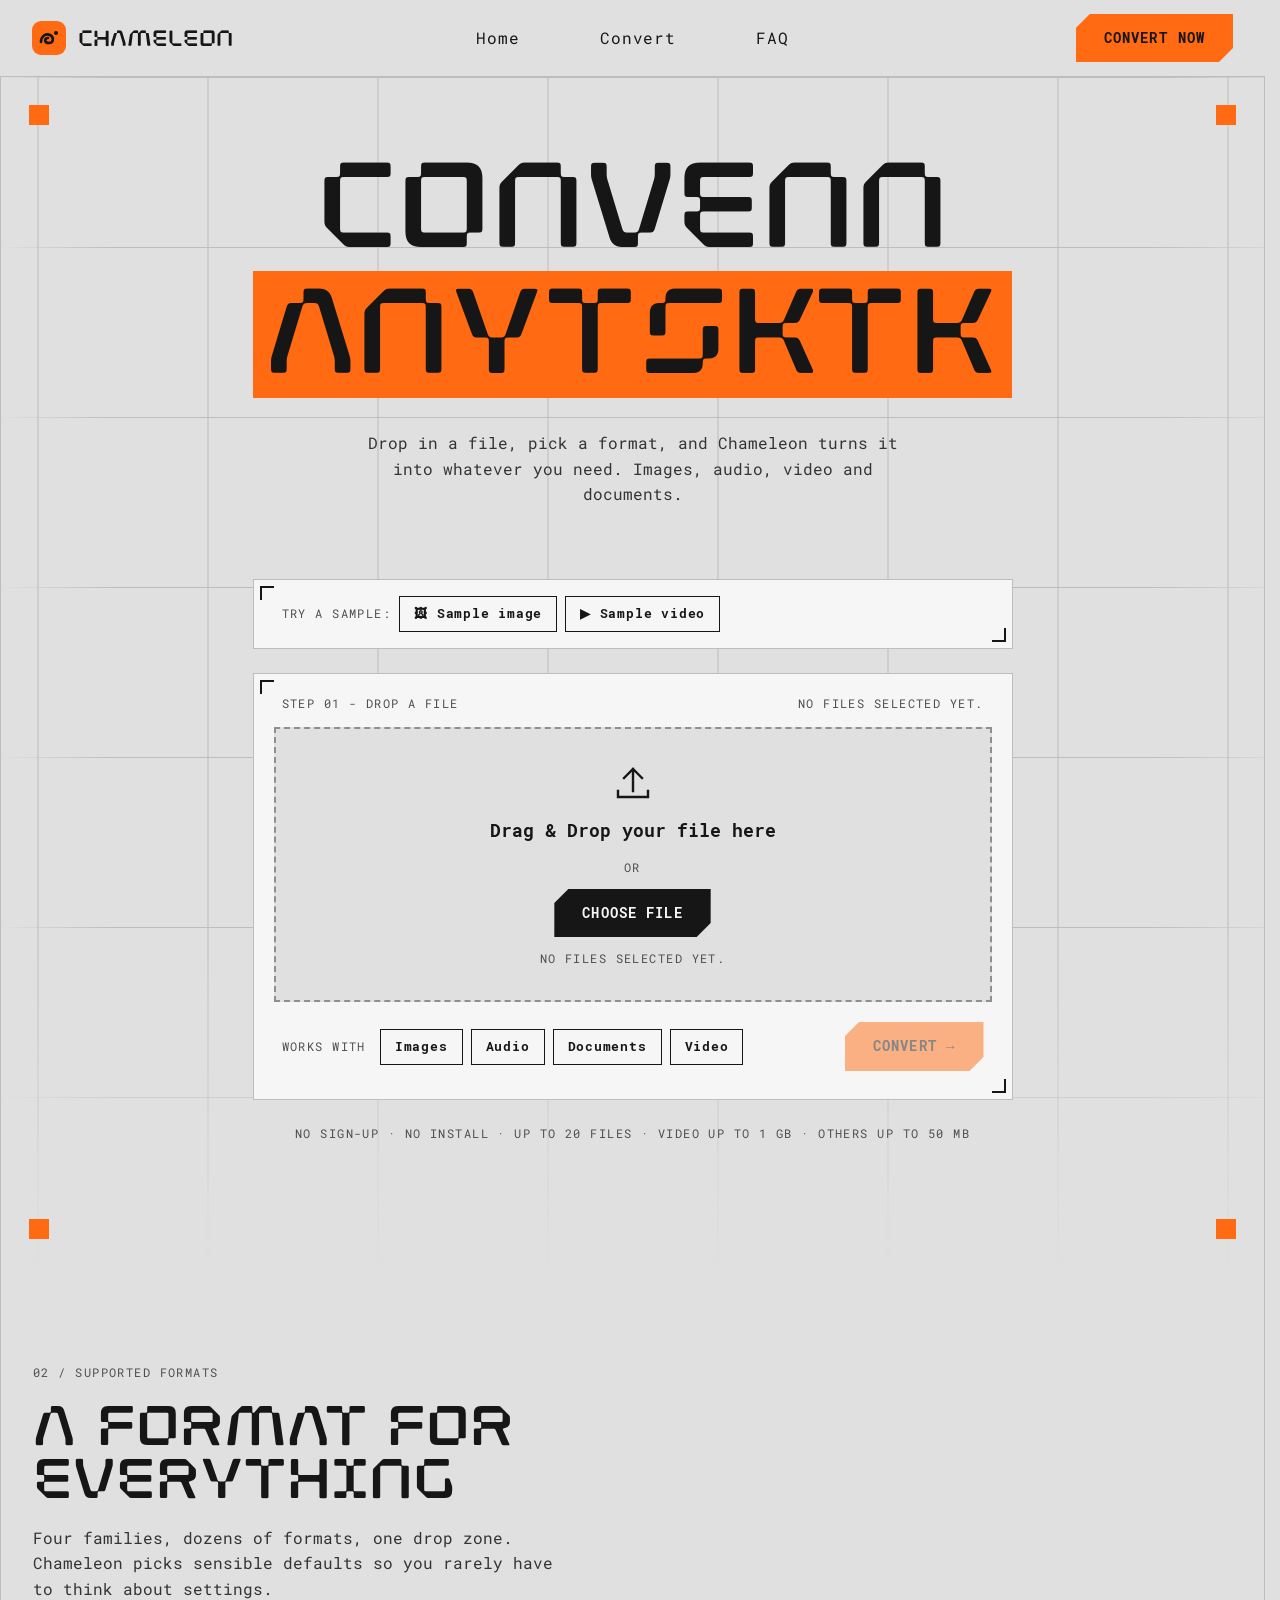
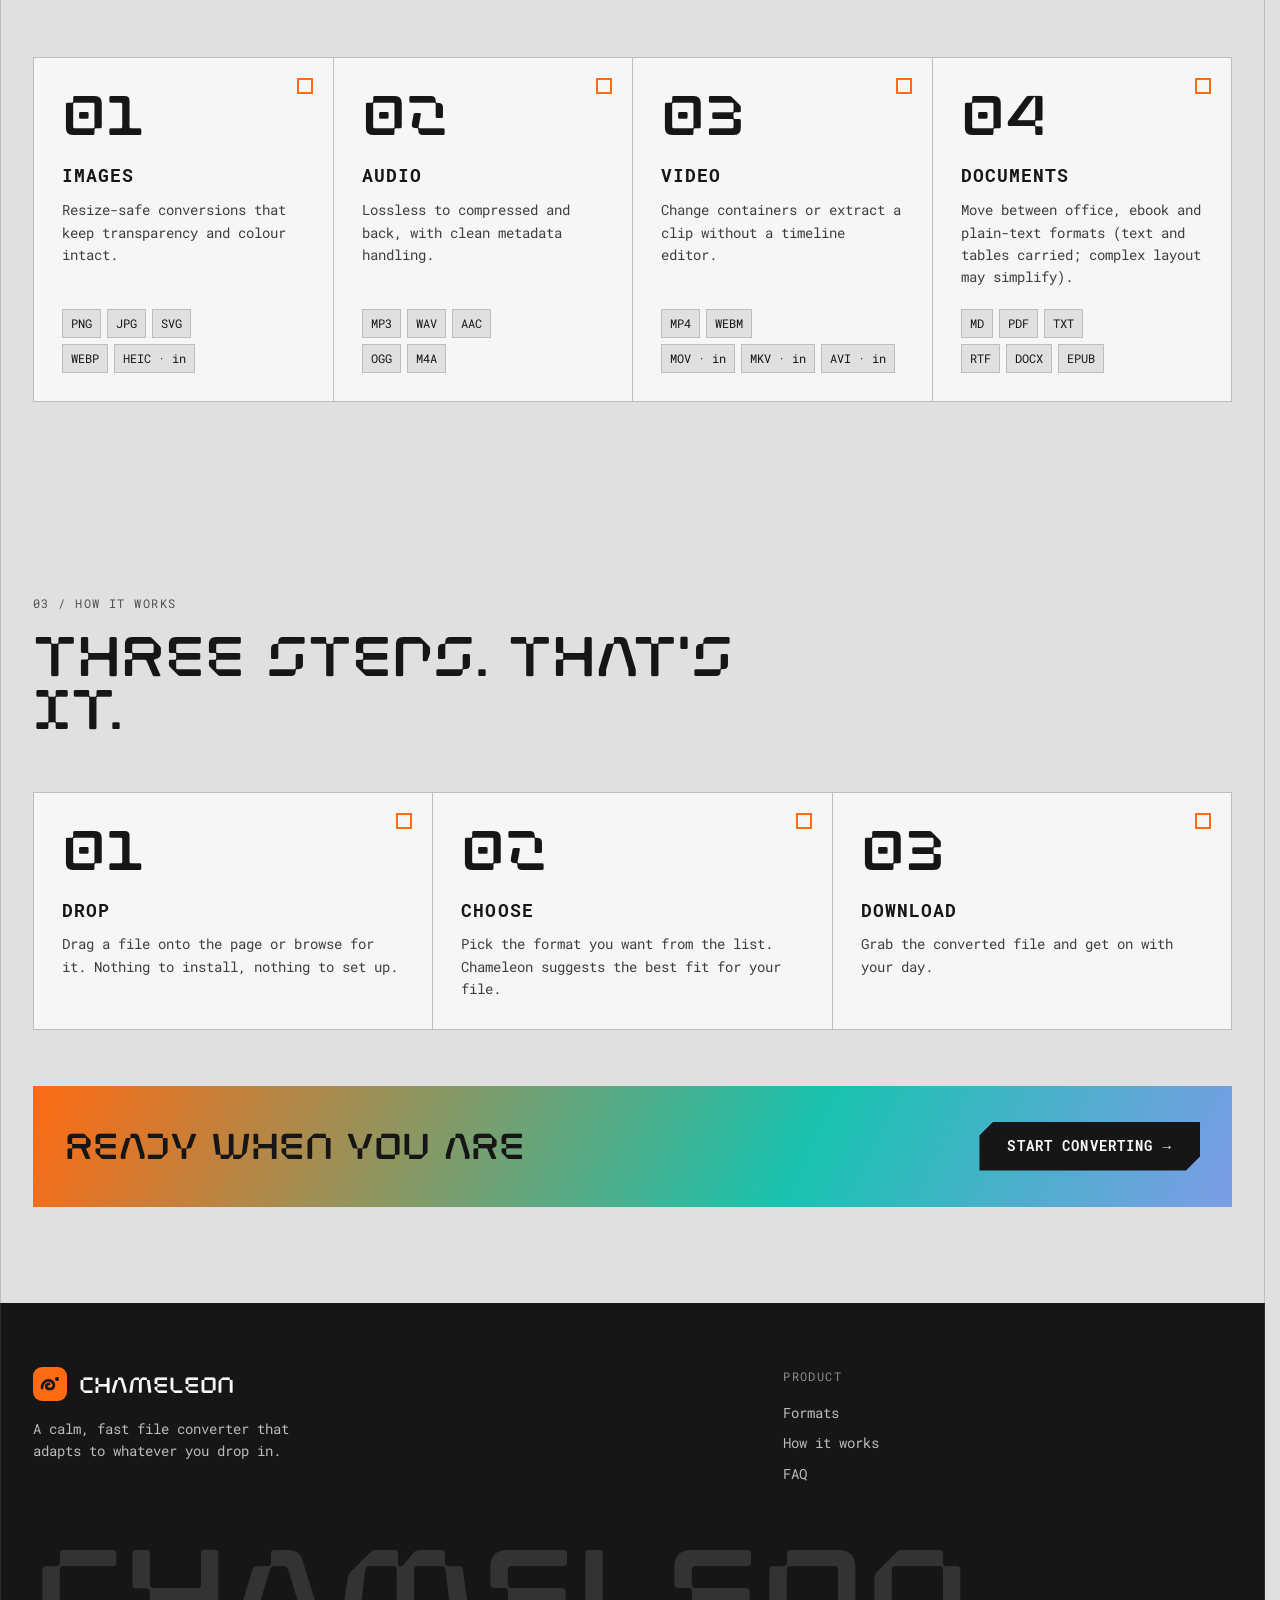
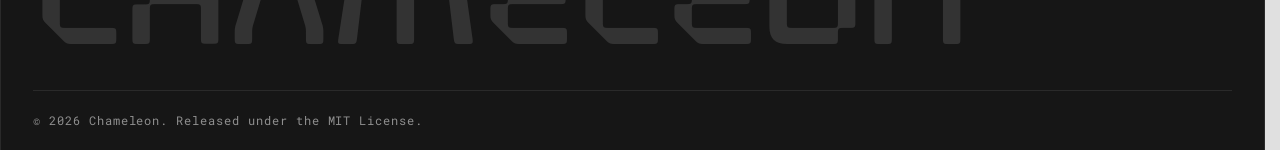
<file: index.html>
<!DOCTYPE html>
<html lang="en">
<head>
  <meta charset="utf-8" />
  <meta name="viewport" content="width=device-width, initial-scale=1.0, viewport-fit=cover" />
  <title>Chameleon</title>
   <link rel="stylesheet" href="css/style.css?v=18" />
</head>
<body>
  <div class="pg" data-theme="orange">
    <header class="nav">
      <div class="wrap in" style="border:0">
        <a class="brand" href="index.html">
          <svg width="34" height="34" viewBox="0 0 34 34" aria-hidden="true"><rect width="34" height="34" rx="9" style="fill:var(--o)"></rect><path d="M9 21c0-6 5-9 9-7s4 8-1 8-5-5-1-5" fill="none" stroke="#161616" stroke-width="2.6" stroke-linecap="round"></path><circle cx="24" cy="12" r="2" fill="#161616"></circle></svg>
          Chameleon
        </a>
        <nav class="links" aria-label="Primary">
          <a class="nl" href="index.html" scramble-link><span class="dekor dekor-tr" aria-hidden="true"></span><span class="dekor dekor-bl" aria-hidden="true"></span><span scramble-text data-text="Home">Home</span></a>
          <a class="nl" href="convert.html" scramble-link><span class="dekor dekor-tr" aria-hidden="true"></span><span class="dekor dekor-bl" aria-hidden="true"></span><span scramble-text data-text="Convert">Convert</span></a>
          <a class="nl" href="faq.html" scramble-link><span class="dekor dekor-tr" aria-hidden="true"></span><span class="dekor dekor-bl" aria-hidden="true"></span><span scramble-text data-text="FAQ">FAQ</span></a>
        </nav>
        <a class="btn" href="convert.html">Convert<span class="btn-now"> now</span></a>
      </div>
    </header>
    <main>
      <div class="hb">
        <section class="wrap cols hero" id="convert" data-theme-zone="orange">
          <i class="sq" style="top:28px;left:28px"></i><i class="sq" style="top:28px;right:28px"></i>
          <h1 class="disp" style="margin-top:0" scramble-link data-scramble-autoplay><span scramble-text data-text="Convert" data-glyphs="upper" title="Hover to scramble">Convert</span><br /><span class="hl" scramble-text data-text="anything" data-glyphs="upper" title="Hover to scramble">anything</span></h1>
          <p class="sub">Drop in a file, pick a format, and Chameleon turns it into whatever you need. Images, audio, video and documents.</p>
          <div class="panel sample-panel">
            <div class="sample-bar" id="sample-bar">
              <span class="cap">Try a sample:</span>
              <button class="chip" type="button" data-sample="image">🖼 Sample image</button>
              <button class="chip" type="button" data-sample="video">▶ Sample video</button>
            </div>
          </div>
          <div class="panel">
            <div class="ph"><span class="cap">Step 01 - Drop a file</span><span class="cap" id="status" role="status" aria-live="polite">No files selected yet.</span></div>
              <div class="drop" id="drop" tabindex="0" role="button" aria-label="Drop image, audio, video or document files here or press Enter to browse">
              <svg width="44" height="44" viewBox="0 0 44 44" fill="none" stroke="#161616" stroke-width="2.4" stroke-linecap="square" aria-hidden="true"><path d="M22 30V8M13 17l9-9 9 9M7 30v6h30v-6"></path></svg>
              <strong>Drag &amp; Drop your file here</strong>
              <span class="cap">or</span>
              <button class="btn dk" type="button" id="browse-btn">Choose file</button>
               <input class="vh" id="file-input" type="file" accept="image/png,image/jpeg,image/svg+xml,image/webp,image/heic,image/heif,audio/mpeg,audio/wav,audio/aac,audio/ogg,audio/mp4,audio/webm,video/mp4,video/quicktime,video/webm,video/x-matroska,video/x-msvideo,text/plain,text/markdown,text/x-markdown,application/rtf,text/rtf,application/pdf,application/vnd.openxmlformats-officedocument.wordprocessingml.document,application/epub+zip,.png,.jpg,.jpeg,.svg,.webp,.heic,.heif,.mp3,.wav,.aac,.ogg,.oga,.opus,.m4a,.weba,.3gp,.mp4,.mov,.webm,.mkv,.avi,.txt,.md,.markdown,.rtf,.pdf,.docx,.epub" multiple />
              <span class="cap" id="file-info">No files selected yet.</span>
            </div>
            <ul class="queue" id="queue" hidden></ul>
            <div class="row home-row">
              <div class="chips" role="group" aria-label="Works with" id="target-chips">
                <span class="cap" style="margin-right:6px">Works with</span>
                <button class="chip" type="button" data-family="images">Images</button>
                <button class="chip" type="button" data-family="audio">Audio</button>
                <button class="chip" type="button" data-family="documents">Documents</button>
                <button class="chip" type="button" data-family="video">Video</button>
              </div>
              <button class="btn" type="button" id="convert-btn" disabled>Convert →</button>
            </div>
          </div>
          <div class="cap" style="margin-top:24px">No sign-up · No install · Up to 20 files · Video up to 1 GB · Others up to 50 MB</div>
          <i class="sq" style="bottom:28px;left:28px"></i><i class="sq" style="bottom:28px;right:28px"></i>
        </section>
      </div>
      <section class="wrap sec" id="formats" data-theme-zone="teal">
        <div class="cap">02 / Supported formats</div>
        <h2 class="disp">A format for everything</h2>
        <p class="lead">Four families, dozens of formats, one drop zone. Chameleon picks sensible defaults so you rarely have to think about settings.</p>
        <div class="grid">
          <article class="cell"><div class="num">01</div><h3>Images</h3><p>Resize-safe conversions that keep transparency and colour intact.</p><div class="tags tags-top"><span class="tag">PNG</span><span class="tag">JPG</span><span class="tag">SVG</span></div><div class="tags"><span class="tag">WEBP</span><span class="tag" title="Input only — converts out to other formats">HEIC · in</span></div></article>
          <article class="cell"><div class="num">02</div><h3>Audio</h3><p>Lossless to compressed and back, with clean metadata handling.</p><div class="tags tags-top"><span class="tag">MP3</span><span class="tag">WAV</span><span class="tag">AAC</span></div><div class="tags"><span class="tag">OGG</span><span class="tag">M4A</span></div></article>
          <article class="cell"><div class="num">03</div><h3>Video</h3><p>Change containers or extract a clip without a timeline editor.</p><div class="tags tags-top"><span class="tag">MP4</span><span class="tag">WEBM</span></div><div class="tags"><span class="tag" title="Input only — converts out to other formats">MOV · in</span><span class="tag" title="Input only — converts out to other formats">MKV · in</span><span class="tag" title="Input only — converts out to other formats">AVI · in</span></div></article>
          <article class="cell"><div class="num">04</div><h3>Documents</h3><p>Move between office, ebook and plain-text formats (text and tables carried; complex layout may simplify).</p><div class="tags tags-top"><span class="tag">MD</span><span class="tag">PDF</span><span class="tag">TXT</span></div><div class="tags"><span class="tag">RTF</span><span class="tag">DOCX</span><span class="tag">EPUB</span></div></article>
        </div>
      </section>
      <section class="wrap sec" id="how">
        <div id="how-steps" data-theme-zone="purple">
        <div class="cap">03 / How it works</div>
        <h2 class="disp">Three steps. That's it.</h2>
        <div class="grid">
          <article class="cell"><div class="num">01</div><h3>Drop</h3><p>Drag a file onto the page or browse for it. Nothing to install, nothing to set up.</p></article>
          <article class="cell"><div class="num">02</div><h3>Choose</h3><p>Pick the format you want from the list. Chameleon suggests the best fit for your file.</p></article>
          <article class="cell"><div class="num">03</div><h3>Download</h3><p>Grab the converted file and get on with your day.</p></article>
        </div>
        </div>
        <div class="cta cta-rainbow" id="faq" data-theme-zone="lime">
          <h3 class="disp">Ready when you are</h3>
          <a class="btn dk" href="convert.html">Start converting →</a>
        </div>
      </section>
    </main>
    <footer class="ft">
      <div class="wrap">
        <div class="fgrid">
          <div>
            <a class="brand" href="index.html">
              <svg width="34" height="34" viewBox="0 0 34 34" aria-hidden="true"><rect width="34" height="34" rx="9" style="fill:var(--o)"></rect><path d="M9 21c0-6 5-9 9-7s4 8-1 8-5-5-1-5" fill="none" stroke="#161616" stroke-width="2.6" stroke-linecap="round"></path><circle cx="24" cy="12" r="2" fill="#161616"></circle></svg>
              Chameleon
            </a>
            <p class="ftag">A calm, fast file converter that adapts to whatever you drop in.</p>
          </div>
          <div><div class="fh">Product</div><a class="fl" href="index.html#formats">Formats</a><a class="fl" href="index.html#how">How it works</a><a class="fl" href="faq.html">FAQ</a></div>
        </div>
        <button class="mark disp" type="button" scramble-link scramble-text data-text="Chameleon" data-glyphs="upper" title="Tap to scramble" aria-label="Chameleon — activate to scramble">Chameleon</button>
        <div class="copy"><span>© 2026 Chameleon. Released under the MIT License.</span></div>
      </div>
    </footer>
  </div>

  <script type="module" src="./js/home.js?v=7"></script>
</body>
</html>
</file>
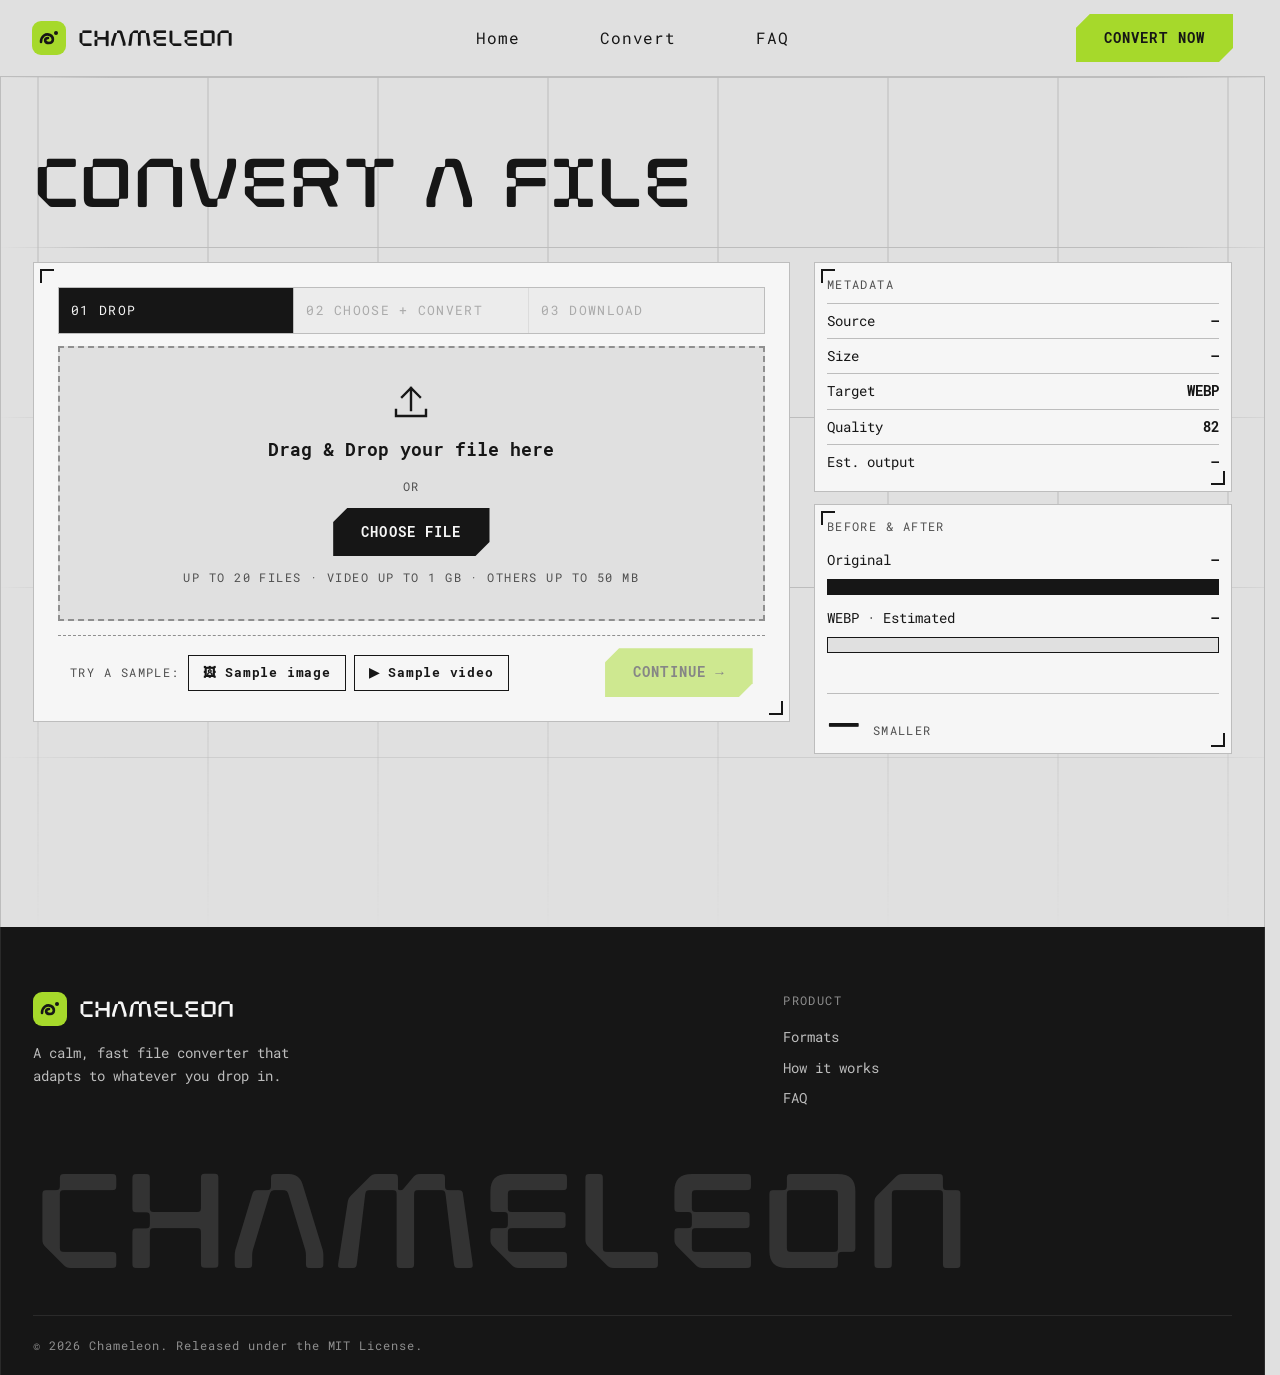
<file: convert.html>
<!DOCTYPE html>
<html lang="en">
<head>
  <meta charset="utf-8" />
  <meta name="viewport" content="width=device-width, initial-scale=1.0, viewport-fit=cover" />
  <title>Chameleon — Convert</title>
   <link rel="stylesheet" href="css/style.css?v=15" />
</head>
<body>
  <div class="pg" data-format="webp">
    <header class="nav">
      <div class="wrap in" style="border:0">
        <a class="brand" href="index.html">
          <svg width="34" height="34" viewBox="0 0 34 34" aria-hidden="true"><rect width="34" height="34" rx="9" style="fill:var(--o)"></rect><path d="M9 21c0-6 5-9 9-7s4 8-1 8-5-5-1-5" fill="none" stroke="#161616" stroke-width="2.6" stroke-linecap="round"></path><circle cx="24" cy="12" r="2" fill="#161616"></circle></svg>
          Chameleon
        </a>
        <nav class="links" aria-label="Primary">
          <a class="nl" href="index.html" scramble-link><span class="dekor dekor-tr" aria-hidden="true"></span><span class="dekor dekor-bl" aria-hidden="true"></span><span scramble-text data-text="Home">Home</span></a>
          <a class="nl" href="convert.html" scramble-link><span class="dekor dekor-tr" aria-hidden="true"></span><span class="dekor dekor-bl" aria-hidden="true"></span><span scramble-text data-text="Convert">Convert</span></a>
          <a class="nl" href="faq.html" scramble-link><span class="dekor dekor-tr" aria-hidden="true"></span><span class="dekor dekor-bl" aria-hidden="true"></span><span scramble-text data-text="FAQ">FAQ</span></a>
        </nav>
        <a class="btn" href="#convert">Convert<span class="btn-now"> now</span></a>
      </div>
    </header>
    <main>
      <div class="hb"><section class="wrap cols hero2" id="convert">
        <h1 class="disp" scramble-link><span scramble-text id="h1txt" data-text="Convert a file" data-glyphs="upper" title="Hover to scramble">Convert a file</span></h1>
        <div class="cols2">
          <div class="main"><div class="panel c">
            <div class="steps" role="tablist" aria-label="Progress" id="steps">
              <button class="st" role="tab" type="button" id="tab1" aria-selected="true" aria-controls="view-drop">01 Drop</button><button class="st" role="tab" type="button" id="tab2" aria-selected="false" aria-controls="view-choose" title="02 Choose + Convert">02 <span class="st-extra">Choose + </span>Convert</button><button class="st" role="tab" type="button" id="tab3" aria-selected="false" aria-controls="view-dl">03 Download</button>
            </div>
            <div id="view-drop" role="tabpanel" aria-labelledby="tab1">
              <div id="drop-empty">
                <div class="drop convert-drop" id="convert-drop" tabindex="0" role="button" aria-label="Drop files here or press Enter to browse">
                  <svg width="44" height="44" viewBox="0 0 44 44" fill="none" stroke="#161616" stroke-width="2.4" stroke-linecap="square" aria-hidden="true"><path d="M22 30V8M13 17l9-9 9 9M7 30v6h30v-6"></path></svg>
                  <strong>Drag &amp; Drop your file here</strong>
                  <span class="cap">or</span>
                  <button class="btn dk" type="button" id="empty-browse-btn">Choose file</button>
                  <span class="cap">Up to 20 files · Video up to 1 GB · Others up to 50 MB</span>
                </div>
              </div>
              <div class="sample-bar" id="sample-bar">
                <span class="cap">Try a sample:</span>
                <button class="chip" type="button" data-sample="image">🖼 Sample image</button>
                <button class="chip" type="button" data-sample="video">▶ Sample video</button>
                <button class="btn" type="button" id="to-choose">Continue →</button>
              </div>
              <ul class="flist" id="file-grid" role="listbox" aria-label="Staged files" hidden></ul>
              <div class="go">
                <span>
                  <button class="btn dk" type="button" id="change-btn" hidden>Add more</button>
                  <input class="vh" id="change-input" type="file" accept="image/png,image/jpeg,image/svg+xml,image/webp,image/heic,image/heif,audio/mpeg,audio/wav,audio/aac,audio/ogg,audio/mp4,audio/webm,text/plain,text/markdown,text/x-markdown,application/rtf,text/rtf,application/pdf,application/vnd.openxmlformats-officedocument.wordprocessingml.document,application/epub+zip,.png,.jpg,.jpeg,.svg,.webp,.heic,.heif,.bmp,.tif,.tiff,.mp3,.wav,.aac,.ogg,.oga,.opus,.m4a,.weba,.3gp,.mp4,.mov,.webm,.mkv,.avi,.pdf,.docx,.txt,.md,.markdown,.rtf,.epub" multiple />
                </span>
              </div>
            </div>
            <div id="view-choose" role="tabpanel" aria-labelledby="tab2" hidden>
              <div class="fcard hero-card" id="single-card" hidden>
                <div class="hero-thumb"><img id="single-img" alt=""><video id="single-video" muted playsinline preload="metadata" hidden></video></div>
                <div class="fcard-body"><div class="nm" id="single-name">—</div><div class="cap" id="single-meta">—</div>
                  <audio id="single-audio" preload="metadata"></audio>
                  <div class="player" id="single-player" hidden>
                    <button class="pbtn" type="button" id="pp-toggle" aria-label="Play preview">▶</button>
                    <span class="ptime" id="pp-cur">0:00</span>
                    <input class="pslider" id="pp-seek" type="range" min="0" max="1000" value="0" step="1" aria-label="Seek preview" />
                    <span class="ptime" id="pp-dur">0:00</span>
                    <button class="pbtn sm" type="button" id="pp-mute" aria-label="Mute preview" aria-pressed="false">MUTE</button>
                  </div>
                </div>
              </div>
              <div class="blk" id="show-blk" hidden>
                <div class="seg" role="group" aria-label="File list mode" id="mode-seg">
                  <button class="segbtn on" type="button" id="mode-all" aria-pressed="true" title="All files">All<span class="seg-extra"> files</span> · 0</button>
                  <button class="segbtn" type="button" id="mode-manual" aria-pressed="false">Custom</button>
                </div>
                <p class="hint" id="mode-note" hidden></p>
              </div>
              <ul class="frows" id="filerows" hidden></ul>
              <div class="blk" id="tiles-blk">
                <span class="cap">Convert to</span>
                <div class="t6" role="group" aria-label="Convert to" id="tiles"></div>
              </div>
              <div class="blk" id="q-blk">
                <span class="cap">Quality <span id="qv">82%</span> &middot; <span id="eg">Estimated output —</span></span>
                <div class="qline">
                  <input id="q" type="range" min="1" max="100" value="82" aria-label="Quality">
                </div>
                <button class="btn" type="button" id="btn" title="Convert to WEBP">Convert<span class="btn-extra"> to</span> WEBP &rarr;</button>
              </div>
              <div class="prog" id="prog" hidden>
                <div class="bar" role="progressbar" aria-label="Conversion progress" aria-valuemin="0" aria-valuemax="100" aria-valuenow="0" id="pbarwrap"><i id="pbar" style="width:0%"></i></div>
                <span class="cap" id="plabel">Converting…</span>
              </div>
              <div class="cap" id="convert-status" role="status" aria-live="polite" style="margin-top:12px"></div>
            </div>
            <div id="view-dl" role="tabpanel" aria-labelledby="tab3" hidden>
              <div class="fcard">
                <div class="badge" id="rbadge">✓</div>
                <div class="fcard-body" style="flex:1;min-width:0"><div class="nm" id="rname">Converted file</div><div class="cap" id="rmeta">—</div></div>
              </div>
              <ul class="frows" id="results" hidden></ul>
              <div class="go actions">
                <div class="actions-left">
                  <button class="btn gh" type="button" id="back-settings">← Back</button>
                  <button class="btn gh" type="button" id="again-btn">Convert another file</button>
                </div>
                <a class="btn" id="dl" href="#" download>Download →</a>
                <button class="btn dk" type="button" id="dl-all" hidden>Download all →</button>
              </div>
            </div>
          </div></div>
          <aside class="side"><div class="panel c" id="readout"><div class="cap" style="margin-bottom:8px">Metadata</div><div class="rd"><span>Source</span><span id="src">—</span></div><div class="rd"><span>Size</span><span id="sz">—</span></div><div class="rd"><span>Target</span><span id="tr">WEBP</span></div><div class="rd"><span>Quality</span><span id="qr">82</span></div><div class="rd"><span>Est. output</span><span id="er">—</span></div></div>
            <div class="panel c card" id="bacard"><div class="cap">Before &amp; after</div>
              <div class="ba"><div class="bh"><span id="orig-label">Original</span><span id="orig-size">—</span></div><div class="bar"><i style="width:100%"></i></div></div>
              <div class="ba"><div class="bh"><span id="bl">WEBP &middot; Estimated</span><span id="bs">—</span></div><div class="bar a"><i id="bar" style="width:0%"></i></div></div>
              <div class="sv"><span class="disp" style="font-size:32px" id="pc">—</span><span class="cap" id="pw">smaller</span></div>
            </div></aside>
        </div>
      </section></div>
    </main>
    <footer class="ft">
      <div class="wrap">
        <div class="fgrid">
          <div>
            <a class="brand" href="index.html">
              <svg width="34" height="34" viewBox="0 0 34 34" aria-hidden="true"><rect width="34" height="34" rx="9" style="fill:var(--o)"></rect><path d="M9 21c0-6 5-9 9-7s4 8-1 8-5-5-1-5" fill="none" stroke="#161616" stroke-width="2.6" stroke-linecap="round"></path><circle cx="24" cy="12" r="2" fill="#161616"></circle></svg>
              Chameleon
            </a>
            <p class="ftag">A calm, fast file converter that adapts to whatever you drop in.</p>
          </div>
          <div><div class="fh">Product</div><a class="fl" href="index.html#formats">Formats</a><a class="fl" href="index.html#how">How it works</a><a class="fl" href="faq.html">FAQ</a></div>
        </div>
        <button class="mark disp" type="button" scramble-link scramble-text data-text="Chameleon" data-glyphs="upper" title="Tap to scramble" aria-label="Chameleon — activate to scramble">Chameleon</button>
        <div class="copy"><span>© 2026 Chameleon. Released under the MIT License.</span></div>
      </div>
    </footer>
  </div>

  <script type="module" src="./js/convert-page.js?v=11"></script>
</body>
</html>
</file>
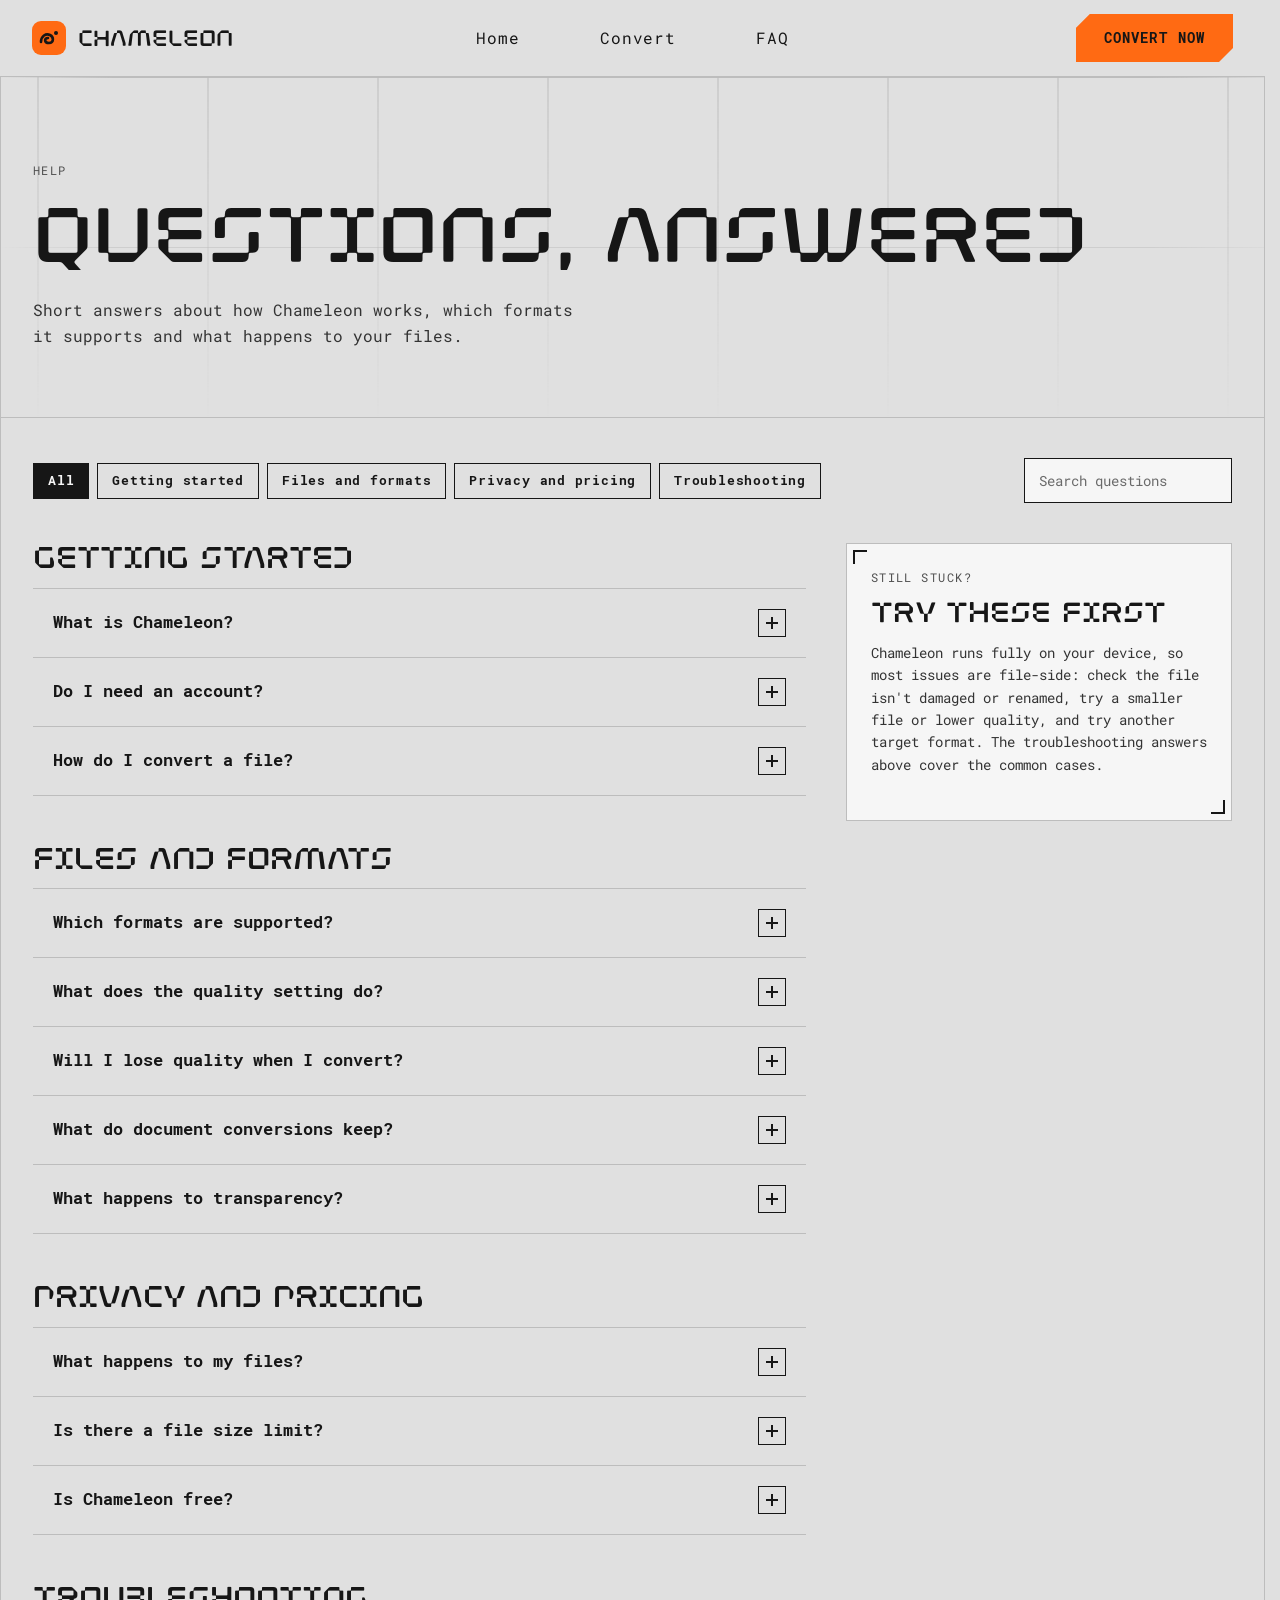
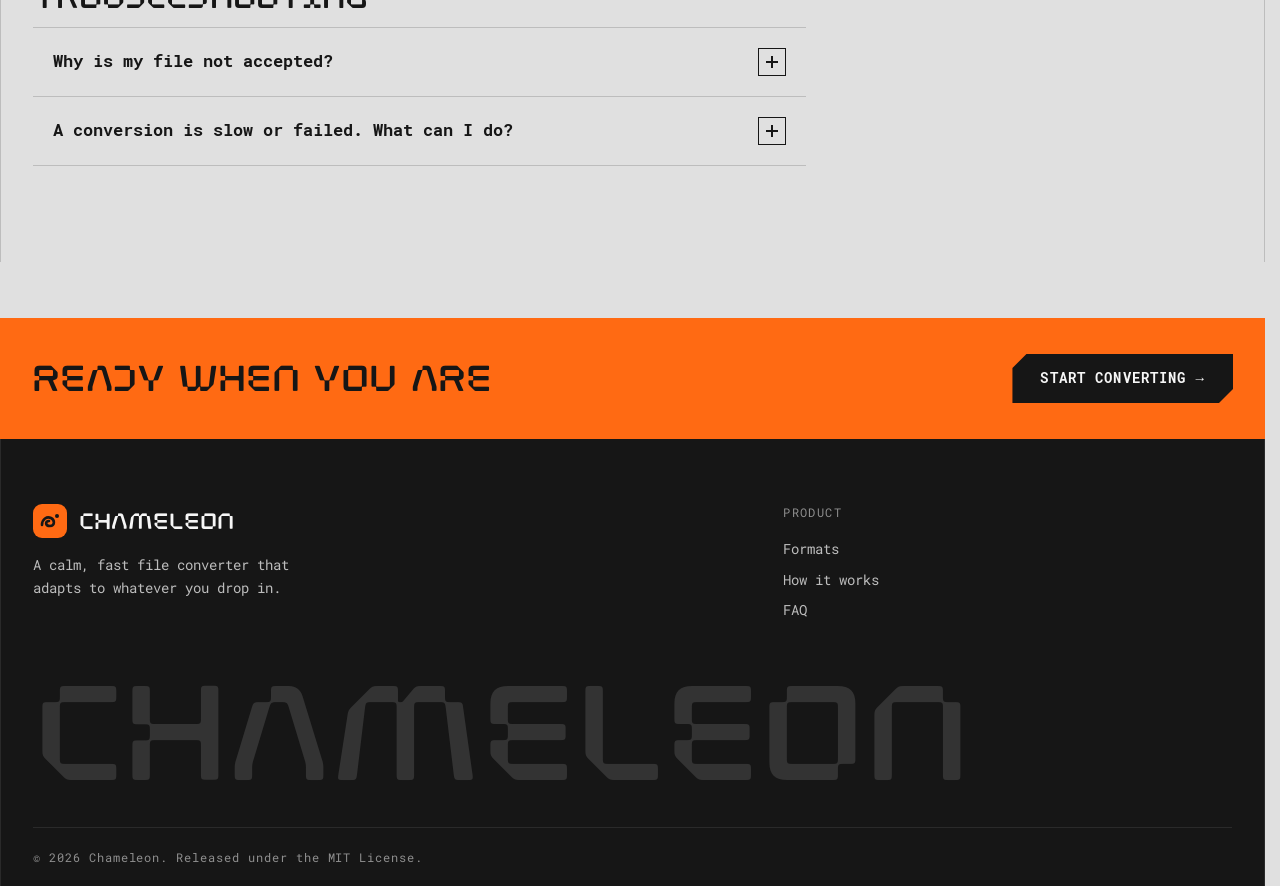
<file: faq.html>
<!DOCTYPE html>
<html lang="en">
<head>
  <meta charset="utf-8" />
  <meta name="viewport" content="width=device-width, initial-scale=1.0, viewport-fit=cover" />
  <title>Chameleon — FAQ</title>
   <link rel="stylesheet" href="css/style.css?v=13" />
</head>
<body>
  <div class="pg" data-theme="orange">
    <header class="nav">
      <div class="wrap in" style="border:0">
        <a class="brand" href="index.html">
          <svg width="34" height="34" viewBox="0 0 34 34" aria-hidden="true"><rect width="34" height="34" rx="9" style="fill:var(--o)"></rect><path d="M9 21c0-6 5-9 9-7s4 8-1 8-5-5-1-5" fill="none" stroke="#161616" stroke-width="2.6" stroke-linecap="round"></path><circle cx="24" cy="12" r="2" fill="#161616"></circle></svg>
          Chameleon
        </a>
        <nav class="links" aria-label="Primary">
          <a class="nl" href="index.html" scramble-link><span class="dekor dekor-tr" aria-hidden="true"></span><span class="dekor dekor-bl" aria-hidden="true"></span><span scramble-text data-text="Home">Home</span></a>
          <a class="nl" href="convert.html" scramble-link><span class="dekor dekor-tr" aria-hidden="true"></span><span class="dekor dekor-bl" aria-hidden="true"></span><span scramble-text data-text="Convert">Convert</span></a>
          <a class="nl" href="faq.html" scramble-link><span class="dekor dekor-tr" aria-hidden="true"></span><span class="dekor dekor-bl" aria-hidden="true"></span><span scramble-text data-text="FAQ">FAQ</span></a>
        </nav>
        <a class="btn" href="convert.html">Convert<span class="btn-now"> now</span></a>
      </div>
    </header>
    <main>
<div class="hb"><section class="wrap cols hero3">
<div class="cap">Help</div>
<h1 class="disp" scramble-link><span scramble-text data-text="Questions, answered" data-glyphs="upper" title="Hover to scramble">Questions, answered</span></h1>
<p>Short answers about how Chameleon works, which formats it supports and what happens to your files.</p>
</section></div>
<section class="wrap faq">
<div class="bar2">
<div class="chips" role="group" aria-label="Filter by topic"><button class="chip on" type="button" aria-pressed="true" data-cat="all">All</button><button class="chip" type="button" aria-pressed="false" data-cat="start">Getting started</button><button class="chip" type="button" aria-pressed="false" data-cat="files">Files and formats</button><button class="chip" type="button" aria-pressed="false" data-cat="privacy">Privacy and pricing</button><button class="chip" type="button" aria-pressed="false" data-cat="help">Troubleshooting</button></div>
<div><label class="vh2" for="s">Search questions</label><input class="srch" id="s" type="search" placeholder="Search questions" autocomplete="off"></div>
</div>
<div class="fcols">
<div class="flist" aria-live="polite">
<section class="grp" data-cat="start" data-theme-zone="teal"><h2 class="gh disp">Getting started</h2><details class="qa"><summary><span>What is Chameleon?</span><i aria-hidden="true"></i></summary><div class="ans"><p>Chameleon is a file converter that adapts to whatever you drop in. It detects the file type, then shows only the formats and options that make sense for it, so an image gets image tools and a song gets audio tools.</p></div></details><details class="qa"><summary><span>Do I need an account?</span><i aria-hidden="true"></i></summary><div class="ans"><p>No. Drop a file, choose a format and download the result. There is nothing to install and nothing to sign up for.</p></div></details><details class="qa"><summary><span>How do I convert a file?</span><i aria-hidden="true"></i></summary><div class="ans"><p>Drop your file on the page or choose it from your device, pick the format you want, adjust the quality if you like, then press Convert. When it finishes, download the new file.</p></div></details></section><section class="grp" data-cat="files" data-theme-zone="purple"><h2 class="gh disp">Files and formats</h2><details class="qa"><summary><span>Which formats are supported?</span><i aria-hidden="true"></i></summary><div class="ans"><p>Most formats convert to other formats in the same family (HEIC, MOV, MKV, and AVI are input-only — they convert out to other formats).</p><ul class="fm"><li><b>Images</b><span>PNG, JPG, SVG, WEBP, HEIC</span></li><li><b>Audio</b><span>MP3, WAV, AAC, OGG, M4A</span></li><li><b>Video</b><span>MP4, MOV, WEBM, MKV, AVI</span></li><li><b>Documents</b><span>PDF, DOCX, TXT, RTF, EPUB, MD</span></li></ul></div></details><details class="qa"><summary><span>What does the quality setting do?</span><i aria-hidden="true"></i></summary><div class="ans"><p>Quality trades file size against detail. A lower setting gives a smaller file with some loss of detail, and a higher setting keeps more detail in a larger file.</p><p>Lossless formats such as PNG and WAV ignore the setting.</p><p>Video maps the setting to resolution rungs (480p up to 4K, never upscaled) — every video target respects it.</p><p>Text documents (TXT, MD, RTF, DOCX, EPUB) have no quality axis, so the slider hides while they are the target. PDF output uses it for embedded-image fidelity only — pure text is unaffected.</p></div></details><details class="qa"><summary><span>Will I lose quality when I convert?</span><i aria-hidden="true"></i></summary><div class="ans"><p>Converting to a lossy format such as JPG, MP3, WEBP or MP4 can discard detail, and converting back later will not restore it. Keep your original file if the quality matters to you.</p></div></details><details class="qa"><summary><span>What do document conversions keep?</span><i aria-hidden="true"></i></summary><div class="ans"><p>Paragraphs, headings, lists, bold/italic, tables and images travel between TXT, MD, RTF, PDF, DOCX and EPUB. Plain-text outputs (TXT, MD, RTF) flatten tables to lines and describe images in words instead of embedding them. PDF input reads text directly; scanned-image PDFs are read with an on-device OCR engine that loads on first use (takes a moment, still fully offline). Embedded images inside PDFs are not carried over.</p></div></details><details class="qa"><summary><span>What happens to transparency?</span><i aria-hidden="true"></i></summary><div class="ans"><p>PNG, SVG and WEBP can keep transparent areas. JPG cannot, so transparent areas are filled with a solid background colour. The hint under the format tiles tells you before you convert.</p></div></details></section><section class="grp" data-cat="privacy" data-theme-zone="lime"><h2 class="gh disp">Privacy and pricing</h2><details class="qa"><summary><span>What happens to my files?</span><i aria-hidden="true"></i></summary><div class="ans"><p>Your files are used only to create the converted version. [Describe how long files are kept and when they are deleted.]</p></div></details><details class="qa"><summary><span>Is there a file size limit?</span><i aria-hidden="true"></i></summary><div class="ans"><p>[Add your file size limit here.] Larger files, especially video, take longer to convert.</p></div></details><details class="qa"><summary><span>Is Chameleon free?</span><i aria-hidden="true"></i></summary><div class="ans"><p>[Add your pricing details here.]</p></div></details></section><section class="grp grp-rainbow" data-cat="help" data-theme-zone="lime"><h2 class="gh disp">Troubleshooting</h2><details class="qa"><summary><span>Why is my file not accepted?</span><i aria-hidden="true"></i></summary><div class="ans"><p>Chameleon tells you when a file type is not supported and shows the formats that are. If the extension looks right, check that the file is not damaged or renamed from a different type.</p></div></details><details class="qa"><summary><span>A conversion is slow or failed. What can I do?</span><i aria-hidden="true"></i></summary><div class="ans"><p>Large files and video take longer. If a conversion fails, try a lower quality setting or a different target format, then convert again.</p><p>If it keeps failing, <a href="mailto:sunnny.b34r@gmail.com">contact us at sunnny.b34r@gmail.com</a> and include the file type and size.</p></div></details></section>
<div class="none" id="none" hidden>No questions match that search.<button class="chip" id="clr" type="button">Clear filters</button></div>
</div>
<aside class="fside panel c">
<div class="cap">Still stuck?</div>
<h3 class="disp">Try these first</h3>
<p>Chameleon runs fully on your device, so most issues are file-side: check the file isn't damaged or renamed, try a smaller file or lower quality, and try another target format. The troubleshooting answers above cover the common cases.</p>
</aside>
</div>
</section>
<div class="cta">
<h3 class="disp">Ready when you are</h3>
<a class="btn dk" href="convert.html">Start converting &rarr;</a>
</div>
    </main>
    <footer class="ft">
      <div class="wrap">
        <div class="fgrid">
          <div>
            <a class="brand" href="index.html">
              <svg width="34" height="34" viewBox="0 0 34 34" aria-hidden="true"><rect width="34" height="34" rx="9" style="fill:var(--o)"></rect><path d="M9 21c0-6 5-9 9-7s4 8-1 8-5-5-1-5" fill="none" stroke="#161616" stroke-width="2.6" stroke-linecap="round"></path><circle cx="24" cy="12" r="2" fill="#161616"></circle></svg>
              Chameleon
            </a>
            <p class="ftag">A calm, fast file converter that adapts to whatever you drop in.</p>
          </div>
          <div><div class="fh">Product</div><a class="fl" href="index.html#formats">Formats</a><a class="fl" href="index.html#how">How it works</a><a class="fl" href="faq.html">FAQ</a></div>
        </div>
        <button class="mark disp" type="button" scramble-link scramble-text data-text="Chameleon" data-glyphs="upper" title="Tap to scramble" aria-label="Chameleon — activate to scramble">Chameleon</button>
        <div class="copy"><span>© 2026 Chameleon. Released under the MIT License.</span></div>
      </div>
    </footer>
  </div>

  <script type="module">
    import { initScramble } from "./js/scramble.js";
    initScramble();
    // Paint the overscroll canvas to match the end you're resting at.
    // (Bounce areas use the html background in every browser, so flip it on scroll.)
    // Wide 200px threshold: bounce can only start from the true max, and this
    // stays correct when webfonts swap in late and grow the document under you.
    const root = document.documentElement;
    const paintEdge = () => {
      const max = document.body.scrollHeight - window.innerHeight;
      root.dataset.edge = max > 0 && window.scrollY >= max - 200 ? "bottom" : "top";
    };
    addEventListener("scroll", () => requestAnimationFrame(paintEdge), { passive: true });
    addEventListener("resize", paintEdge);
    if (document.fonts && document.fonts.ready) document.fonts.ready.then(paintEdge);
    if ("ResizeObserver" in window) new ResizeObserver(paintEdge).observe(document.body);
    paintEdge();

    // Scroll-driven accent: the visible zone nearest the viewport centre owns
    // .pg[data-theme]. Hidden groups (filter/search) have no boxes and are skipped.
    const pg = document.querySelector(".pg");
    const zones = [...document.querySelectorAll("[data-theme-zone]")];
    const zoneThemes = { start: "orange", files: "teal", privacy: "purple", help: "lime" };
    function syncFaqTheme() {
      if (!pg || !zones.length) return;
      const mid = window.innerHeight / 2;
      let best = null, bestD = Infinity;
      for (const z of zones) {
        if (z.hidden) continue;
        const r = z.getBoundingClientRect();
        if (!r.height || r.bottom <= 0 || r.top >= window.innerHeight) continue;
        const d = Math.abs(r.top + r.height / 2 - mid);
        if (d < bestD) { bestD = d; best = z; }
      }
      if (!best) return;
      const next = zoneThemes[best.dataset.cat] || best.getAttribute("data-theme-zone");
      if (next && pg.dataset.theme !== next) pg.dataset.theme = next;
    }
    let faqTick = 0;
    function scheduleFaqTheme() {
      if (!faqTick) faqTick = requestAnimationFrame(() => { faqTick = 0; syncFaqTheme(); });
    }
    addEventListener("scroll", scheduleFaqTheme, { passive: true });
    addEventListener("resize", scheduleFaqTheme);
    window.syncFaqTheme = syncFaqTheme;
    syncFaqTheme();
  </script>
<script>
(function(){
var chips=[].slice.call(document.querySelectorAll('.chip')),input=document.getElementById('s'),
groups=[].slice.call(document.querySelectorAll('.grp')),none=document.getElementById('none'),cat='all';
function run(){
var t=input.value.trim().toLowerCase(),shown=0;
groups.forEach(function(g){
var any=false;
[].forEach.call(g.querySelectorAll('.qa'),function(d){
var ok=(cat==='all'||g.getAttribute('data-cat')===cat)&&(!t||d.textContent.toLowerCase().indexOf(t)>-1);
d.hidden=!ok;if(ok){any=true;shown++}
});
g.hidden=!any;
});
none.hidden=shown>0;
}
chips.forEach(function(c){c.addEventListener('click',function(){
cat=c.getAttribute('data-cat');
chips.forEach(function(x){var on=x===c;x.classList.toggle('on',on);x.setAttribute('aria-pressed',on)});
run();
var themes={start:'orange',files:'teal',privacy:'purple',help:'lime'};
var pg=document.querySelector('.pg');
if(pg&&themes[cat]) pg.dataset.theme=themes[cat];
else if(window.syncFaqTheme) window.syncFaqTheme();
})});
input.addEventListener('input',function(){run();if(window.syncFaqTheme) window.syncFaqTheme();});
document.getElementById('clr').addEventListener('click',function(){input.value='';chips[0].click();input.focus()});
})();
</script>
</body>
</html>
</file>
<file: css/style.css>
@font-face{font-family:"LABS Amiga";src:url("../assets/fonts/LABSAmiga-Regular.woff") format("woff");font-display:swap}
    @font-face{font-family:"Roboto Mono";src:url("../assets/fonts/RobotoMono-Regular.ttf") format("truetype");font-weight:400;font-display:swap}
    @font-face{font-family:"Roboto Mono";src:url("../assets/fonts/RobotoMono-Bold.ttf") format("truetype");font-weight:700;font-display:swap}
    html{background:#e0e0e0;scrollbar-gutter:stable}
    /* Scroll-driven accent: registered as <color> so theme swaps cross-fade. */
    @property --o { syntax: "<color>"; inherits: true; initial-value: #ff6a13; }
    /* Overscroll canvas follows whichever end you're at: light at top, footer-dark at bottom (see paintEdge below). */
    html[data-edge="bottom"]{background:#161616}
    body{margin:0;background:#e0e0e0}
    .pg{--bg:#e0e0e0;--pn:#f6f6f6;--ln:#bdbdbd;--ink:#161616;--mut:#4f4f4f;--o:#ff6a13;background:var(--bg);color:var(--ink);font:400 16px/1.6 "Roboto Mono",ui-monospace,monospace;overflow-x:clip;transition:background-color .35s ease}
    .pg[data-theme="orange"]{--o:#ff6a13}
    .pg[data-theme="teal"]{--o:#19c3b0}
    .pg[data-theme="purple"]{--o:#a98bff}
    .pg[data-theme="lime"]{--o:#a6d92b}
    /* Convert page: accent follows selected output format (neutral until selected). */
    .pg[data-format="png"]{--o:#ff6a13}
    .pg[data-format="jpg"]{--o:#19c3b0}
    .pg[data-format="svg"]{--o:#a98bff}
    .pg[data-format="webp"]{--o:#a6d92b}
    .pg[data-format="mp3"]{--o:#ff6a13}
    .pg[data-format="wav"]{--o:#19c3b0}
    .pg[data-format="ogg"]{--o:#a98bff}
    .pg[data-format="aac"]{--o:#ff9ecb}
    .pg[data-format="m4a"]{--o:#6db4ff}
    .pg[data-format="txt"]{--o:#19c3b0}
    .pg[data-format="md"]{--o:#a6d92b}
    .pg[data-format="rtf"]{--o:#a98bff}
    .pg[data-format="pdf"]{--o:#ff6a13}
    .pg[data-format="docx"]{--o:#6db4ff}
    .pg[data-format="epub"]{--o:#ff9ecb}
    .pg[data-format="mp4"]{--o:#ff6a13}
    .pg[data-format="webm"]{--o:#a6d92b}
    .pg[data-format="mov"]{--o:#6db4ff}
    .pg[data-format="mkv"]{--o:#a98bff}
    .pg[data-format="avi"]{--o:#ff9ecb}
    .pg *{box-sizing:border-box}
    .disp{font-family:"LABS Amiga","Roboto Mono",monospace;font-weight:400;text-transform:uppercase;line-height:.95;margin:0}
    .cap{font-size:12px;letter-spacing:.12em;text-transform:uppercase;color:var(--mut)}
    .wrap{max-width:1360px;margin:0 auto;border-left:1px solid var(--ln);border-right:1px solid var(--ln);position:relative}
    .cols,.hb{position:relative;isolation:isolate}
    .cols:before,.hb:before{content:"";position:absolute;inset:0;z-index:-1;pointer-events:none;-webkit-mask-image:linear-gradient(to bottom,#000 calc(100% - 340px),transparent);mask-image:linear-gradient(to bottom,#000 calc(100% - 340px),transparent)}
    .cols:before{background-image:linear-gradient(to right,var(--ln) 1px,transparent 1px);background-size:170px 100%;background-position:center top}
    .hb:before{background-image:linear-gradient(to bottom,var(--ln) 1px,transparent 1px);background-size:100% 170px;-webkit-mask-image:linear-gradient(to bottom,#000 calc(100% - 340px),transparent),linear-gradient(to right,transparent 0,transparent calc(50% - 674px),#000 calc(50% - 520px),#000 calc(50% + 520px),transparent calc(50% + 674px),transparent 100%);mask-image:linear-gradient(to bottom,#000 calc(100% - 340px),transparent),linear-gradient(to right,transparent 0,transparent calc(50% - 674px),#000 calc(50% - 520px),#000 calc(50% + 520px),transparent calc(50% + 674px),transparent 100%);-webkit-mask-composite:source-in;mask-composite:intersect}
    .pg a:focus-visible,.pg button:focus-visible{outline:2px solid var(--ink);outline-offset:3px}
    .nav{position:sticky;top:0;z-index:5;background:var(--bg);border-bottom:1px solid var(--ln)}
    .nav .in{position:relative;display:flex;align-items:center;gap:24px;min-height:76px;padding:0 32px}
    .nav .in>.btn{margin-left:auto}
    .brand{display:flex;align-items:center;gap:12px;color:var(--ink);text-decoration:none;font-family:"LABS Amiga",monospace;font-size:22px;text-transform:uppercase}
    .brand svg rect{transition:fill .35s ease}
    .links{position:absolute;left:50%;transform:translateX(-50%);display:flex;gap:44px;justify-content:center}
    .nl{position:relative;display:inline-flex;align-items:center;padding:12px 18px;font-family:"Roboto Mono",sans-serif;font-size:16px;line-height:140%;letter-spacing:.06em;text-decoration:none;color:var(--ink)}
    /* Flex items blockify to display:flex and stretch full row height; the
       anonymous text box then rides ~3px high (inline-block scramble cells
       skew baseline alignment). Making the scramble wrapper itself a flex
       row re-centers the glyphs without touching pinned char widths. */
    .links [scramble-text]{display:inline-flex;align-items:center}
    .nl .dekor{opacity:0;width:.5rem;height:.5rem;position:absolute;transition:opacity .3s ease,transform .3s cubic-bezier(.455,.03,.515,.955)}
    .nl .dekor-tr{border-top:2px solid var(--o);border-left:2px solid var(--o);top:6px;left:6px;transform:translate(50%,50%)}
    .nl .dekor-bl{border-right:2px solid var(--o);border-bottom:2px solid var(--o);bottom:6px;right:6px;transform:translate(-50%,-50%)}
    .nl:hover .dekor{opacity:1;transform:translate(0,0)}
    .btn{display:inline-flex;align-items:center;gap:10px;font:700 14px "Roboto Mono",monospace;letter-spacing:.08em;text-transform:uppercase;text-decoration:none;border:0;cursor:pointer;padding:16px 28px;background:var(--o);color:var(--ink);clip-path:polygon(14px 0,100% 0,100% calc(100% - 14px),calc(100% - 14px) 100%,0 100%,0 14px);transition:background-color .35s ease,background .35s ease,transform .2s}
    .btn:hover{background:var(--o);background:color-mix(in srgb,var(--o) 82%,#fff);transform:translateY(-2px)}
    .btn:active{transform:none}
    .btn:focus-visible{outline-offset:-6px}
    .btn.dk{background:var(--ink);color:#f6f6f6}
    .btn.dk:hover{background:#3a3a3a}
    .btn.dk:focus-visible{outline-color:#fff}
    /* Ghost button: quiet outline sibling for secondary actions. Drops the
       notch (clip-path would slice the border) and inverts on hover. */
    .btn.gh{background:transparent;color:var(--ink);border:1px solid var(--ink);clip-path:none}
    .btn.gh:hover{background:var(--ink);color:#f6f6f6}
    /* Download-view action bar: Back + Convert another grouped left,
       Download pinned right, all on one baseline at compact height.
       Flex + center (no stretch/100% height) stops the tall-box bug;
       margin-left:auto on Download keeps it right-aligned. */
    .go.actions{display:flex;align-items:center;justify-content:flex-start;gap:12px}
    .go.actions .actions-left{display:flex;align-items:center;gap:12px;flex:none;min-width:0}
    .go.actions .btn{height:auto;min-height:0;white-space:nowrap;padding:10px 16px;font-size:14px;line-height:1;overflow:hidden;text-overflow:ellipsis;-webkit-text-size-adjust:100%;text-size-adjust:100%}
    .go.actions #dl,.go.actions #dl-all{margin-left:auto;flex:none}
    @media(max-width:560px){.go.actions{flex-direction:column;align-items:stretch}.go.actions .actions-left{flex-direction:column;align-items:stretch;width:100%}.go.actions .btn{justify-content:center}.go.actions #dl,.go.actions #dl-all{margin-left:0;width:100%}}
    .sq{position:absolute;width:20px;height:20px;background:var(--o)}
    .hero{min-height:1190px;display:flex;flex-direction:column;align-items:center;justify-content:center;padding:96px 32px 80px;text-align:center}
    .hero h1{font-size:clamp(48px,9.4vw,128px);margin-top:24px}
    /* Lift headline + subtext 72px; relative offset is visual-only so the
       sample box, drop panel and everything below stay exactly in place. */
    .hero h1,.hero p.sub{position:relative;top:-72px}
    .hl{background:var(--o);padding:0 .1em;display:inline-block}
    .hero p.sub{max-width:560px;margin:32px auto 0;color:#333}
    .panel{position:relative;width:100%;max-width:760px;margin:56px auto 0;padding:20px;text-align:left;background:var(--pn);border:1px solid var(--ln)}
    .panel:before,.panel:after{content:"";position:absolute;width:12px;height:12px;border:2px solid var(--ink)}
    .panel:before{top:6px;left:6px;border-right:0;border-bottom:0}
    .panel:after{bottom:6px;right:6px;border-left:0;border-top:0}
    .ph{display:flex;justify-content:space-between;padding:0 8px}
    .drop{margin-top:14px;min-height:230px;padding:32px;display:flex;flex-direction:column;align-items:center;justify-content:center;gap:12px;text-align:center;background:var(--bg);border:2px dashed #8f8f8f;transition:border-color .35s,background .35s}
    .drop:hover,.drop:focus-within{border-color:var(--o);background:#ece3dc;background:color-mix(in srgb,var(--o) 14%,var(--bg))}
    .drop svg{transition:transform .25s}
    .drop:hover svg{transform:translateY(-5px)}
    .drop strong{font-size:18px}
    .row{display:flex;flex-wrap:wrap;gap:16px;align-items:center;justify-content:space-between;margin-top:20px;padding:0 8px 8px}
    .chips{display:flex;flex-wrap:wrap;gap:8px;align-items:center}
    .chip{display:inline-flex;align-items:center;justify-content:center;text-decoration:none;font:700 13px/16px "Roboto Mono",monospace;letter-spacing:.06em;padding:9px 14px;color:var(--ink);background:transparent;border:1px solid var(--ink);cursor:pointer;transition:background .15s,color .15s,transform .15s}
    .chip:hover{background:var(--ink);color:#f6f6f6;transform:translateY(-1px)}
    .chip.on{background:var(--ink);color:#f6f6f6}
    .sec{padding:96px 32px}
    .sec h2{font-size:clamp(32px,4.4vw,56px);margin-top:16px;max-width:760px}
    .sec p.lead{max-width:540px;margin:20px 0 0;color:#333}
    .grid{display:grid;grid-template-columns:repeat(auto-fit,minmax(260px,1fr));margin-top:56px;border-top:1px solid var(--ln);border-left:1px solid var(--ln)}
    .cell{position:relative;display:flex;flex-direction:column;padding:28px;background:var(--pn);border-right:1px solid var(--ln);border-bottom:1px solid var(--ln);transition:background .2s}
    .cell:hover{background:#fff}
    .cell:after{content:"";position:absolute;top:20px;right:20px;width:12px;height:12px;border:2px solid var(--o);transition:background-color .35s ease,background .35s ease,border-color .35s ease}
    .cell:hover:after{background:var(--o)}
    .num{font-family:"LABS Amiga",monospace;font-size:56px;line-height:1;color:var(--ink)}
    .cell h3{margin:20px 0 8px;font-size:18px;letter-spacing:.06em;text-transform:uppercase}
    .cell p{margin:0;font-size:14px;color:#3d3d3d}
    .tags{display:flex;flex-wrap:wrap;gap:6px;margin-top:6px}
    .tags-top{margin-top:auto;padding-top:20px}
    .tag{font-size:12px;padding:4px 8px;background:var(--bg);border:1px solid var(--ln);transition:border-color .2s}
    .tag:hover{border-color:var(--ink)}
    .cta{display:flex;flex-wrap:wrap;gap:24px;align-items:center;justify-content:space-between;margin-top:56px;padding:36px 32px;background:var(--o);transition:background .35s}
    .cta h3{font-size:clamp(24px,3vw,36px)}
    /* Scroll theme tints: subtle section wash per active theme. Hero stays
       transparent so .cols:before / .hb:before grid lines show through. */
    #convert{background-color:transparent}
    #formats,#how,#how-steps{transition:background-color .35s ease}
    .pg[data-theme="teal"] #formats{background-color:#cfebe7;background-color:color-mix(in srgb,#19c3b0 20%,#e0e0e0)}
    .pg[data-theme="purple"] #how{background-color:#ddd6f2;background-color:color-mix(in srgb,#a98bff 24%,#e0e0e0)}
    .pg[data-theme="lime"] #how{background-color:#e2ebc8;background-color:color-mix(in srgb,#a6d92b 26%,#e0e0e0)}
    /* Final zone: softer single-pass blend of the four theme colours (stops
       pulled closer so it reads as one cohesive wash, not stripes). */
    .cta-rainbow{background:linear-gradient(115deg,#ff6a13 0%,#19c3b0 32%,#a98bff 58%,#a6d92b 85%);background-size:200% 200%;animation:rainbow-pan 16s ease infinite}
    @keyframes rainbow-pan{0%,100%{background-position:0% 50%}50%{background-position:100% 50%}}
    .ft{background:#161616;color:#d6d6d6;padding-bottom:env(safe-area-inset-bottom, 0px)}
    .ft .wrap{border-color:#2a2a2a;padding:64px 32px 0}
    .ft .brand{color:#f6f6f6}
    .fgrid{display:grid;grid-template-columns:1.6fr 1fr;gap:32px;align-items:start}
    .ftag{max-width:300px;margin:16px 0 0;font-size:14px;color:#bdbdbd}
    .fh{font-size:12px;letter-spacing:.12em;text-transform:uppercase;color:#8f8f8f;margin-bottom:12px}
    .fl{display:block;padding:4px 0;font-size:14px;color:#bdbdbd;text-decoration:none;transition:color .35s ease,transform .2s}
    .fl:hover{color:var(--o);transform:translateX(4px)}
    .mark{margin:48px 0 0;padding:0;width:100%;background:none;border:0;text-align:left;font-size:clamp(40px,10.5vw,152px);color:#333;white-space:nowrap;overflow:hidden;line-height:.85;cursor:pointer;transition:color .35s ease}
    .mark:hover{color:#555}
    .ft .mark:focus-visible{outline:2px solid var(--o);outline-offset:6px}
    .copy{display:flex;flex-wrap:wrap;gap:12px;margin-top:32px;padding:20px 0;border-top:1px solid #2a2a2a;font-size:12px;letter-spacing:.08em;color:#8f8f8f}
    @media(max-width:1100px){.links{gap:28px}.nl{padding:8px 12px}}
    @media(max-width:820px){.links{display:none}.fgrid{grid-template-columns:1fr 1fr}}
    @media(max-width:700px){.hero{min-height:0;padding:72px 20px 56px}.sec{padding:64px 20px}.nav .in{padding:0 20px}.ft .wrap{padding:48px 20px 0}.btn .btn-now{display:none}}
    /* Theme-swap smoothness for non-@property browsers: accent surfaces fade too. */
    .hl,.sq,.cell:after,.badge,.tile.on,.bar.a i,.chip,.tag,.cta{transition:background-color .35s ease,border-color .35s ease,background .35s ease}
    .nl .dekor{transition:opacity .3s ease,transform .3s cubic-bezier(.455,.03,.515,.955),border-color .35s ease}
    /* Scramble cells — same contract as previous shell (js/scramble.js) */
    [scramble-text]{white-space:nowrap}
    [scramble-text] .sc-char{display:inline-block;white-space:pre;text-align:center;vertical-align:baseline;overflow:hidden}
    /* Converter (ex convert.html) */
    /* Converter (from chameleon-convert-png): neutralize the landing .panel box for flex contexts */
    .main .panel.c,.side .panel.c{margin:0;max-width:none}
    .steps{display:flex;border:1px solid var(--ln);margin-bottom:20px}
    .st{flex:1;padding:12px 12px;font-size:13px;letter-spacing:.1em;text-transform:uppercase;color:var(--mut);background:var(--bg);border-right:1px solid var(--ln);transition:background-color .35s ease,background .35s ease,color .35s ease,box-shadow .35s ease}
    .st:last-child{border-right:0}
    .st.on{background:var(--ink);color:#f6f6f6}
    .st.past{background:var(--pn);color:var(--ink);box-shadow:inset 0 -3px 0 var(--o)}
    .fcard{display:flex;align-items:center;gap:16px;padding:16px;border:1px solid var(--ln);background:var(--bg)}
    .fcard-body{flex:1;min-width:0}
    .convert-drop{margin-top:0}
    .fcard .empty{font-size:14px;color:var(--mut)}
    .fcard .empty .link{margin-left:4px}
    /* Convert tabs: <button> reset so tabs render exactly like the old .st divs */
    .steps button.st{appearance:none;-webkit-appearance:none;border:0;border-radius:0;margin:0;font:inherit;font-size:13px;text-align:left;cursor:pointer}
    .steps button.st{border-right:1px solid var(--ln)}
    .steps button.st:last-child{border-right:0}
    .steps .st:disabled{opacity:.45;cursor:not-allowed}
    /* Tab states: selected = black (.on, unchanged); enabled idle = white
       with orange underline; disabled = default gray (.st, unchanged). */
    .steps .st:not(:disabled):not(.on){background:var(--pn);color:var(--ink);box-shadow:inset 0 -3px 0 var(--o)}
    .steps .st:not(:disabled):not(.on):hover{background:#fff}
    .steps .st.on{cursor:default}
    /* Conversion progress */
    .prog{margin-top:20px;padding-top:20px;border-top:1px solid var(--ln);display:flex;flex-direction:column;gap:10px}
    .prog .bar i{transition:width .25s ease}
    #view-dl .fcard{margin-top:20px}
    /* Choose tab single-image hero card: large thumb left, info right */
    .hero-card{gap:20px;padding:20px}
    .hero-thumb{width:192px;height:144px;flex:none;display:flex;align-items:center;justify-content:center;background:var(--pn);border:1px solid var(--ink);overflow:hidden;font-weight:700;font-size:20px}
    .hero-thumb img{width:100%;height:100%;object-fit:contain;display:block}
    .hero-thumb video{width:100%;height:100%;object-fit:contain;display:block;background:#101010}
    .hero-card .nm{font-size:16px;margin-bottom:6px}
    @media(max-width:560px){.hero-card{flex-direction:column;align-items:stretch}.hero-thumb{width:100%;height:180px}}
    /* Drop tab file grid: 1-2 files stack as long banners, 3+ use 3-col grid */
    .flist{list-style:none;margin:20px 0 0;padding:0;display:flex;flex-direction:column;gap:8px}
    .flist.grid{display:grid;grid-template-columns:repeat(3,minmax(0,1fr));gap:8px}
    .flist .file-card{margin:0}
    .flist .file-card[aria-selected="true"]{outline:2px solid var(--o);outline-offset:-2px}
    .flist.grid .file-card{flex-direction:column;align-items:stretch;position:relative;padding:10px;cursor:pointer}
    .flist.grid .thumb{width:100%;height:96px}
    .flist.grid .remove-btn{position:absolute;top:6px;right:6px;width:28px;height:28px;background:var(--pn)}
    .flist.grid .remove-btn:hover{background:var(--ink)}
    #to-choose{max-width:100%;overflow:hidden;text-overflow:ellipsis;white-space:nowrap}
    /* SHOW toggle (bulk vs manual) */
    .seg{display:flex;border:1px solid var(--ink);margin-top:0}
    .segbtn{flex:1;padding:10px 16px;font:700 12px "Roboto Mono",monospace;letter-spacing:.08em;text-transform:uppercase;color:var(--ink);background:var(--pn);border:0;cursor:pointer;transition:background .15s,color .15s}
    .segbtn + .segbtn{border-left:1px solid var(--ink)}
    .segbtn.on{background:var(--ink);color:#f6f6f6;cursor:default}
    .segbtn:disabled{opacity:.45;cursor:not-allowed}
    #mode-note{margin:12px 0 0}
    /* File rows (choose tab list + download results) */
    .frows{list-style:none;margin:20px 0 0;padding:0;border-top:1px solid var(--ln)}
    .frow{display:flex;align-items:center;gap:12px;padding:10px 12px;border:1px solid var(--ln);border-top:0;background:var(--bg);cursor:pointer}
    .frow:hover{background:var(--pn)}
    .frow.dim{opacity:.6}
    .frow.done{cursor:default}
    .badge.sm{width:56px;height:40px;font-size:13px}
    .badge.lg{width:128px;height:88px;font-size:30px}
    .frow .fn{flex:1;min-width:0;font-weight:700;font-size:14px;white-space:nowrap;overflow:hidden;text-overflow:ellipsis}
    .frow .fs{flex:none;font-size:13px;color:var(--mut);letter-spacing:.04em}
    .frow .ftarget{flex:none;min-width:132px;text-align:right;font-weight:700;font-size:14px;color:var(--ink);background:none}
    .frow .thumb{width:56px;height:40px;flex:none;display:flex;align-items:center;justify-content:center;background:var(--pn);border:1px solid var(--ink);overflow:hidden}
    .frow .thumb img{width:100%;height:100%;object-fit:cover;display:block}
    .mini{flex:none;width:132px;font:700 13px "Roboto Mono",monospace;letter-spacing:.04em;padding:8px 10px;color:var(--ink);background:var(--pn);border:1px solid var(--ink);cursor:pointer}
    .mini:disabled{opacity:.45;cursor:not-allowed}
    .soon{flex:none;font-size:11px;font-weight:700;letter-spacing:.1em;padding:3px 8px;background:var(--o);color:var(--ink);border:1px solid var(--ink);transition:background-color .35s ease,background .35s ease}
    #results{margin-top:20px}
    @media(max-width:700px){.flist.grid{grid-template-columns:repeat(2,minmax(0,1fr))}}
    @media(max-width:460px){.flist.grid{grid-template-columns:1fr}}
    @media (prefers-reduced-motion: reduce){
      .prog .bar i{transition:none}
    }
    .tile:disabled{opacity:.45;cursor:not-allowed}
    .tile:disabled:hover{background:transparent;color:var(--ink);transform:none}
    #q:disabled,.qline input:disabled{opacity:.45;cursor:not-allowed}
    .link:disabled{opacity:.45;cursor:not-allowed}
    .badge{width:72px;height:72px;flex:none;display:flex;align-items:center;justify-content:center;background:var(--o);border:1px solid var(--ink);font-family:"LABS Amiga",monospace;font-size:20px;transition:background-color .35s ease,background .35s ease}
    .fcard .nm{font-weight:700;word-break:break-all;line-height:1.3}
    .tile{aspect-ratio:1;display:flex;align-items:center;justify-content:center;font:700 13px "Roboto Mono",monospace;color:var(--ink);background:transparent;border:1px solid var(--ink);cursor:pointer;transition:background-color .35s ease,background .35s ease,color .15s,transform .15s}
    .tile:hover{background:var(--ink);color:#f6f6f6;transform:translateY(-2px)}
    .tile.on{background:var(--o);color:var(--ink)}
    .tile.on:hover{background:var(--o);color:var(--ink)}
    /* Explicit per-format selected colour: same values as data-format --o,
       so the highlight is correct even mid-fade while --o interpolates. */
    .pg[data-format="png"] .tile.on,.pg[data-format="png"] .tile.on:hover{background:#ff6a13}
    .pg[data-format="jpg"] .tile.on,.pg[data-format="jpg"] .tile.on:hover{background:#19c3b0}
    .pg[data-format="svg"] .tile.on,.pg[data-format="svg"] .tile.on:hover{background:#a98bff}
    .pg[data-format="webp"] .tile.on,.pg[data-format="webp"] .tile.on:hover{background:#a6d92b}
    .pg[data-format="mp3"] .tile.on,.pg[data-format="mp3"] .tile.on:hover{background:#ff6a13}
    .pg[data-format="wav"] .tile.on,.pg[data-format="wav"] .tile.on:hover{background:#19c3b0}
    .pg[data-format="ogg"] .tile.on,.pg[data-format="ogg"] .tile.on:hover{background:#a98bff}
    .pg[data-format="aac"] .tile.on,.pg[data-format="aac"] .tile.on:hover{background:#ff9ecb}
    .pg[data-format="m4a"] .tile.on,.pg[data-format="m4a"] .tile.on:hover{background:#6db4ff}
    .pg[data-format="txt"] .tile.on,.pg[data-format="txt"] .tile.on:hover{background:#19c3b0}
    .pg[data-format="md"] .tile.on,.pg[data-format="md"] .tile.on:hover{background:#a6d92b}
    .pg[data-format="rtf"] .tile.on,.pg[data-format="rtf"] .tile.on:hover{background:#a98bff}
    .pg[data-format="pdf"] .tile.on,.pg[data-format="pdf"] .tile.on:hover{background:#ff6a13}
    .pg[data-format="docx"] .tile.on,.pg[data-format="docx"] .tile.on:hover{background:#6db4ff}
    .pg[data-format="epub"] .tile.on,.pg[data-format="epub"] .tile.on:hover{background:#ff9ecb}
    .pg[data-format="mp4"] .tile.on,.pg[data-format="mp4"] .tile.on:hover{background:#ff6a13}
    .pg[data-format="webm"] .tile.on,.pg[data-format="webm"] .tile.on:hover{background:#a6d92b}
    .pg[data-format="mov"] .tile.on,.pg[data-format="mov"] .tile.on:hover{background:#6db4ff}
    .pg[data-format="mkv"] .tile.on,.pg[data-format="mkv"] .tile.on:hover{background:#a98bff}
    .pg[data-format="avi"] .tile.on,.pg[data-format="avi"] .tile.on:hover{background:#ff9ecb}
    #single-audio{display:none}
    #single-video{width:100%;max-height:220px;background:#101010}
    #single-video[hidden]{display:none}
    /* Custom audio preview: engine is hidden, these controls drive it. */
    .player{display:flex;align-items:center;gap:10px;margin-top:10px}
    .pbtn{flex:none;min-width:44px;height:34px;padding:0 10px;font:700 13px "Roboto Mono",monospace;background:var(--o);color:var(--ink);border:1px solid var(--ink);cursor:pointer;transition:background-color .35s ease,transform .15s}
    .pbtn:hover{transform:translateY(-1px)}
    .pbtn.sm{min-width:0;height:30px;font-size:11px;letter-spacing:.08em;background:transparent}
    .pbtn.sm[aria-pressed="true"]{background:var(--ink);color:#f6f6f6}
    .ptime{flex:none;min-width:40px;text-align:center;font-size:12px;color:var(--mut)}
    .pslider{flex:1;min-width:0;-webkit-appearance:none;appearance:none;height:22px;background:transparent;cursor:pointer;--fill:0%}
    .pslider::-webkit-slider-runnable-track{height:10px;background:linear-gradient(to right,var(--o) var(--fill),var(--ln) var(--fill));border:1px solid var(--ink)}
    .pslider::-webkit-slider-thumb{-webkit-appearance:none;appearance:none;width:14px;height:20px;margin-top:-6px;background:var(--ink);border:0;border-radius:0;cursor:pointer}
    .pslider::-moz-range-track{height:10px;background:var(--ln);border:1px solid var(--ink)}
    .pslider::-moz-range-progress{height:10px;background:var(--o)}
    .pslider::-moz-range-thumb{width:14px;height:20px;background:var(--ink);border:0;border-radius:0;cursor:pointer}
    /* Custom target dropdown (Custom mode rows): button + listbox popover. */
    .pick{position:relative;flex:none;width:150px}
    .pick-btn{width:100%;display:flex;align-items:center;justify-content:space-between;gap:8px;font:700 13px "Roboto Mono",monospace;letter-spacing:.04em;padding:8px 10px;color:var(--ink);background:var(--pn);border:1px solid var(--ink);cursor:pointer}
    .pick-btn:disabled{opacity:.45;cursor:not-allowed}
    .pick-btn .pick-caret{font-size:11px}
    .pick.open .pick-btn{outline:2px solid var(--o);outline-offset:-2px}
    .pick-list{position:absolute;right:0;top:calc(100% + 4px);z-index:20;min-width:100%;margin:0;padding:4px;list-style:none;background:var(--pn);border:1px solid var(--ink);max-height:230px;overflow:auto}
    .pick-opt{display:flex;align-items:center;justify-content:space-between;gap:8px;padding:8px 10px;font:700 13px "Roboto Mono",monospace;letter-spacing:.04em;cursor:pointer}
    .pick-opt:hover{background:var(--ink);color:#f6f6f6}
    .pick-opt.sel{background:var(--o);color:var(--ink)}
    .pick-opt.dis{opacity:.55;cursor:not-allowed}
    .pick-opt.dis:hover{background:transparent;color:var(--ink)}
    .tile.has-tag{flex-direction:column;gap:2px;line-height:1.15}
    .tile-tag{font-size:10px;font-weight:700;letter-spacing:.08em;opacity:.8}
    .link{background:none;border:0;padding:4px 0;font:400 13px "Roboto Mono",monospace;text-decoration:underline;color:var(--ink);cursor:pointer}
    .link:hover{color:#6b6b6b}
    .rd{display:flex;justify-content:space-between;gap:12px;padding:10px 0;border-top:1px solid var(--ln);font-size:14px}
    .rd span:last-child{font-weight:700;text-align:right;word-break:break-all}
    .hero2{min-height:850px;display:flex;flex-direction:column;justify-content:flex-start;padding:72px 32px;text-align:left}
    .cols2{display:flex;flex-wrap:wrap;gap:24px;align-items:stretch}
    .main{flex:2 1 520px;min-width:0;align-self:flex-start}
    .side{flex:1 1 300px;min-width:0;display:flex;flex-direction:column;gap:12px}
    .side .panel.c{padding:12px}
    .main{display:flex}
    .main .panel.c{flex:1;min-width:0;display:flex;flex-direction:column;padding-bottom:12px}
    .main .panel.c>.blk:nth-last-child(2){margin-bottom:24px}
    .main .go{margin-top:auto}
    .side .rd{padding:6px 0}
    .side .card{flex:1;display:flex;flex-direction:column}
    .side .card.flat{flex:none}
    .side .ba{margin-top:12px}
    .side .sv{margin-top:24px;padding-top:14px}
    .side .ba+.ba{margin-bottom:16px}
    .qline{display:flex;align-items:center;gap:16px;margin-top:6px}
    .qline input{flex:1;min-width:0;accent-color:var(--o)}
    .qline input:disabled{opacity:.45;cursor:not-allowed}
    #q-blk{display:grid;grid-template-columns:minmax(0,1fr) auto;column-gap:16px;row-gap:12px;align-items:start}
    #q-blk > .cap{white-space:nowrap;overflow:hidden;text-overflow:ellipsis}
    #q-blk .qline{margin-top:0;grid-column:1;grid-row:2}
    #q-blk #btn{grid-column:2;grid-row:1 / span 2;align-self:stretch}
    @media(max-width:700px){.qline{flex-wrap:wrap}.qline input{flex:1 1 100%}#q-blk{grid-template-columns:1fr}#q-blk .qline{grid-column:1;grid-row:auto}#q-blk #btn{grid-column:1;grid-row:auto;width:100%;justify-content:center}#q-blk>.cap{white-space:normal;overflow:visible;text-overflow:clip}.frow .fn{flex:1 1 140px;min-width:0}.segbtn{min-height:44px}}
    .ba{margin-top:16px}
    .bh{display:flex;justify-content:space-between;gap:12px;font-size:14px;margin-bottom:8px}
    .bh span:last-child{font-weight:700}
    .bar{height:16px;border:1px solid var(--ink);background:var(--bg)}
    .bar i{display:block;height:100%;background:var(--ink)}
    .bar.a i{background:var(--o)}
    .sv{display:flex;align-items:baseline;gap:12px;margin-top:24px;padding-top:20px;border-top:1px solid var(--ln)}
    .hero2 h1{font-size:clamp(36px,5.4vw,72px);margin:0 0 40px}
    .panel.c{padding:24px;text-align:left}
    .panel.c .steps{margin-bottom:12px}
    #show-blk{margin-top:8px}
    #tiles-blk{margin-top:20px}
    #q-blk{margin-top:12px}
    .blk{margin-top:24px}
    .t6{display:grid;grid-template-columns:repeat(5,minmax(0,1fr));gap:8px;margin-top:12px}
    .t6 .tile{aspect-ratio:auto;height:48px}
    .hint{margin:12px 0 0;font-size:13px;color:#444}
    .go{display:flex;flex-wrap:wrap;gap:16px;align-items:center;justify-content:space-between;margin-top:24px;padding-top:24px;border-top:1px solid var(--ln)}
    @media(max-width:560px){.t6{grid-template-columns:repeat(3,minmax(0,1fr))}.hero2{padding:56px 20px}.steps .st{padding:10px 6px;font-size:11px;letter-spacing:.04em;text-align:center;white-space:nowrap}.steps .st-extra{display:none}.seg-extra{display:none}.ph{flex-direction:column;gap:4px}.drop{min-height:160px;padding:20px;gap:8px}.hero{padding:56px 16px 40px}.hero3{padding:56px 20px 40px}.hero3 [scramble-text],.hero2 h1 [scramble-text]{white-space:normal}.hero3 .sc-char,.hero2 .sc-char{display:inline;width:auto!important;white-space:normal}.hero2 h1{font-size:24px}.faq{padding:32px 20px 64px}.bar2>div:last-child{flex:1 1 100%}.srch{max-width:none;width:100%}.frow{flex-wrap:wrap;position:relative}.pick{position:static;width:118px;flex:none}.pick-btn{min-height:44px;padding:12px 10px}.pick-list{left:12px;right:12px;max-width:none}.pick-opt{padding:12px 10px}.ptime{min-width:0}.player{flex-wrap:wrap}.player .pslider{flex:1 1 100%;order:5}.chip{min-height:44px}.pbtn{height:44px}.segbtn{padding-top:14px;padding-bottom:14px}.tile-tag{white-space:normal}}
    @media(max-width:700px){.hero2{padding:72px 20px 56px}.nav .in{padding:0 20px}.ft .wrap{padding:48px 20px 0}}
    /* Scramble cells — same contract as the landing shell (js/scramble.js) */
    .fside.panel.c{margin:0;max-width:none}
    /* FAQ (ex chameleon-faq.html) */
[hidden]{display:none!important}
.vh2{position:absolute;width:1px;height:1px;overflow:hidden;clip:rect(0 0 0 0);white-space:nowrap}
.hero3{min-height:340px;display:flex;flex-direction:column;justify-content:center;padding:72px 32px 56px;text-align:left}
.hero3 h1{font-size:clamp(40px,6vw,80px);margin:16px 0 0}
.hero3 p{max-width:560px;margin:20px 0 0;color:#333}
.faq{padding:40px 32px 96px;border-top:1px solid var(--ln);background:var(--bg)}
.bar2{display:flex;flex-wrap:wrap;gap:16px;align-items:center;justify-content:space-between}
.srch{width:100%;max-width:340px;font:400 14px "Roboto Mono",monospace;padding:12px 14px;color:var(--ink);background:var(--pn);border:1px solid var(--ink);transition:box-shadow .2s}
.srch::placeholder{color:#6a6a6a}
.srch:focus-visible{outline:2px solid var(--ink);outline-offset:2px}
.fcols{display:flex;flex-wrap:wrap;gap:40px;align-items:flex-start;margin-top:40px}
.flist{flex:2 1 560px;min-width:0}
.faq .flist{display:block;margin:0;padding:0;list-style:none}
.faq .flist.grid{display:block}
.fside{flex:1 1 280px;max-width:380px;min-width:0;position:sticky;top:100px}
.gh{font-size:clamp(22px,2.4vw,30px);margin:48px 0 16px}
.grp:first-child .gh{margin-top:0}
.qa{position:relative;border-top:1px solid var(--ln);transition:background .2s}
.grp .qa:last-of-type{border-bottom:1px solid var(--ln)}
.qa:before{content:"";position:absolute;left:0;top:0;bottom:0;width:4px;background:var(--o);transform:scaleY(0);transform-origin:top;transition:transform .25s,background-color .35s ease,background .35s ease}
.qa[open]{background:var(--pn)}
.qa[open]:before{transform:scaleY(1)}
.qa summary{display:flex;align-items:center;justify-content:space-between;gap:24px;padding:20px 20px;cursor:pointer;list-style:none;font-weight:700;font-size:17px;line-height:1.4;transition:background .2s}
.qa summary::-webkit-details-marker{display:none}
.qa summary:hover{background:rgba(255,255,255,.55)}
.qa summary:focus-visible{outline:2px solid var(--ink);outline-offset:-4px}
.qa summary i{position:relative;flex:none;width:28px;height:28px;border:1px solid var(--ink);transition:background-color .35s ease,background .35s ease}
.qa summary i:before,.qa summary i:after{content:"";position:absolute;left:7px;right:7px;top:50%;height:2px;margin-top:-1px;background:var(--ink);transition:transform .25s}
.qa summary i:after{transform:rotate(90deg)}
.qa summary:hover i,.qa[open] summary i{background:var(--o)}
.qa[open] summary i:after{transform:rotate(0)}
.ans{padding:0 76px 24px 20px;max-width:76ch;color:#2c2c2c;font-size:15px}
.qa[open] .ans{animation:ansin .25s ease-out}
@keyframes ansin{from{opacity:0;transform:translateY(-6px)}to{opacity:1;transform:none}}
.ans p{margin:0 0 12px}
.ans p:last-child{margin-bottom:0}
.fm{margin:0;padding:0;list-style:none}
.fm li{display:flex;flex-wrap:wrap;gap:6px 14px;padding:8px 0;border-top:1px solid var(--ln);font-size:14px}
.fm li:first-child{border-top:0}
.fm b{min-width:96px}
.none{margin:40px 0 0;padding:24px;border:1px dashed #8f8f8f;font-size:15px}
.none button{margin-left:8px}
.fside h3{font-size:28px;margin:12px 0 0}
.fside p{margin:16px 0 20px;font-size:14px;color:#333}
@media(max-width:820px){.fside{position:static;max-width:none}}
    /* Sample-file bar beneath the drop zone (home + convert). */
    .sample-bar{display:flex;flex-wrap:wrap;gap:8px;align-items:center;margin-top:14px;padding:12px;border-top:1px dashed #8f8f8f}
    .sample-bar .chip:disabled{opacity:.45;cursor:not-allowed}
    .sample-bar .chip:disabled:hover{background:transparent;color:var(--ink);transform:none}
    /* Standalone sample box on home (below the main panel). */
    .sample-panel{width:100%;max-width:760px;margin:0 auto 12px;padding:8px 20px}
    .sample-panel + .panel{margin-top:12px}
    .sample-panel .sample-bar{margin-top:0;padding:8px;border-top:0}
    /* Continue pinned right in the convert sample row. */
    #view-drop .sample-bar .btn{margin-left:auto;flex:none}
    /* The leftover .go row only holds Add more — hide it until files exist. */
    #view-drop .go:has(#change-btn[hidden]){display:none}
    /* Home queue + dropzone states */
    .vh{position:absolute;width:1px;height:1px;overflow:hidden;clip:rect(0 0 0 0);white-space:nowrap}
    .drop.dragover{border-color:var(--o);background:#ece3dc}
    .drop.dragover svg{transform:translateY(-5px)}
    body.dragging .drop{border-color:var(--o)}
    .queue{list-style:none;margin:16px 0 0;padding:0;display:flex;flex-direction:column;gap:8px}
    .file-card{display:flex;align-items:center;gap:12px;padding:10px 12px;border:1px solid var(--ln);background:var(--bg);transition:outline-color .35s ease}
    .file-card .thumb{width:48px;height:48px;flex:none;display:flex;align-items:center;justify-content:center;background:var(--pn);border:1px solid var(--ln);font-size:11px;font-weight:700;overflow:hidden}
    .file-card .thumb img,.file-card .thumb video{width:100%;height:100%;object-fit:cover;display:block}
    .file-card .meta{flex:1;min-width:0;display:flex;flex-direction:column;gap:2px}
    .file-card .meta b{font-size:14px;white-space:nowrap;overflow:hidden;text-overflow:ellipsis}
    .file-card .meta span{font-size:12px;color:var(--mut);letter-spacing:.06em;text-transform:uppercase}
    .remove-btn{flex:none;width:32px;height:32px;border:1px solid var(--ink);background:transparent;color:var(--ink);cursor:pointer;font-size:14px;line-height:1}
    .remove-btn:hover{background:var(--ink);color:#f6f6f6}
    .btn:disabled{opacity:.5;cursor:not-allowed}
    .btn:disabled:hover{background:var(--o);transform:none}
    /* Home convert row: Convert button stays pinned next to the chips. */
    .home-row{flex-wrap:nowrap}
    .home-row .chips{flex:1 1 auto;min-width:0}
    .home-row .btn{flex:none;white-space:nowrap}
    @media(max-width:700px){.home-row{flex-wrap:wrap}.home-row .btn{width:100%;justify-content:center}.hero3 h1{font-size:28px}.steps button.st{text-align:center}.ans{padding:0 20px 20px}.frow .ftarget{min-width:0}.pbtn.sm{height:44px}.remove-btn{width:44px;height:44px}.flist.grid .remove-btn{width:40px;height:40px}.flist.grid{gap:6px}}
    @media (prefers-reduced-motion: reduce){
      .btn,.chip,.tile,.cell,.fl,.drop,.drop svg,.nl,.nl .dekor,.brand svg rect,.st,.file-card,.soon{transition:none}
      .btn:hover,.chip:hover,.tile:hover{transform:none}
      .qa[open] .ans{animation:none}.qa:before,.qa summary i:before,.qa summary i:after{transition:none}
      .pg,#convert,#formats,#how,.hl,.sq,.btn,.cell:after,.badge,.cta{transition:none}
      .cta-rainbow{animation:none}
    }
</file>
